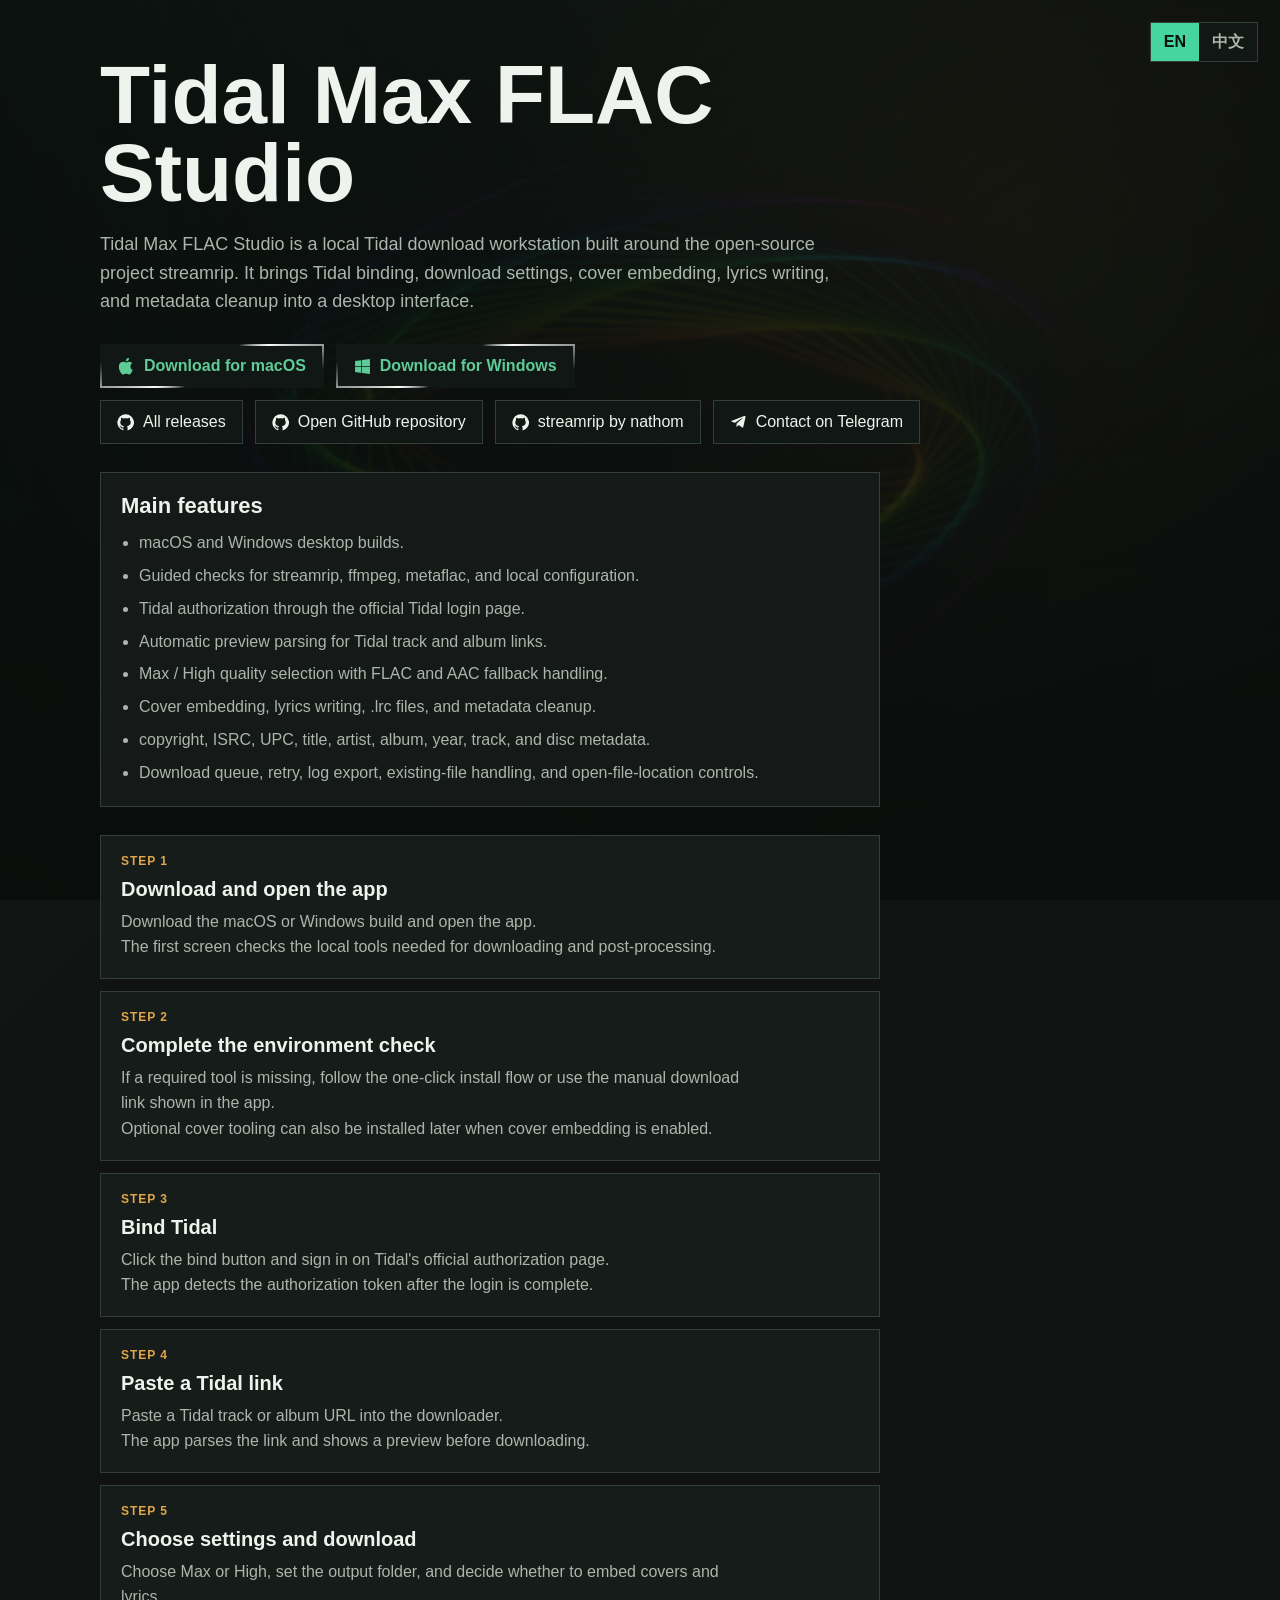
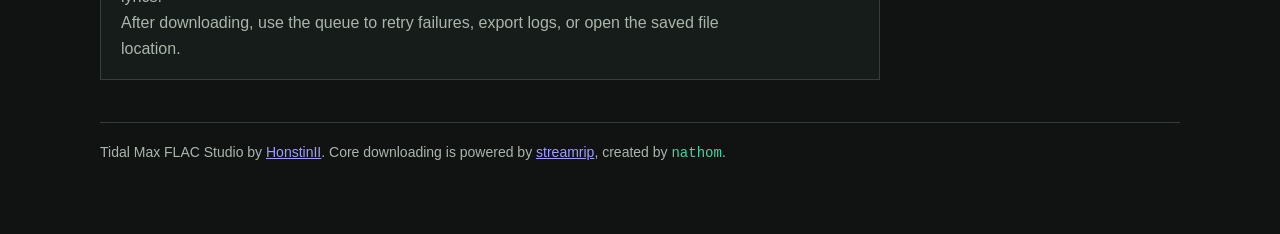
<file: docs/index.html>
<!doctype html>
<html lang="en">
  <head>
    <meta charset="utf-8" />
    <meta name="viewport" content="width=device-width, initial-scale=1" />
    <title>Tidal Max FLAC Studio</title>
    <style>
      :root {
        color-scheme: dark;
        --bg: #101312;
        --panel: #181e1b;
        --line: #334039;
        --text: #eef3ed;
        --muted: #aab6ac;
        --accent: #46d59f;
        --amber: #e1a64b;
      }

      * {
        box-sizing: border-box;
      }

      body {
        margin: 0;
        min-height: 100vh;
        background:
          linear-gradient(135deg, rgba(70, 213, 159, 0.08), transparent 36%),
          radial-gradient(circle at 80% 12%, rgba(225, 166, 75, 0.12), transparent 28%),
          var(--bg);
        color: var(--text);
        font-family: Avenir Next, Avenir, Helvetica Neue, sans-serif;
      }

      .prism-background {
        position: fixed;
        inset: 0;
        z-index: -2;
        width: 100%;
        height: 100%;
        opacity: 0.94;
        filter: brightness(1.45) saturate(1.15);
      }

      .background-scrim {
        position: fixed;
        inset: 0;
        z-index: -1;
        background:
          linear-gradient(90deg, rgba(9, 13, 11, 0.72), rgba(9, 13, 11, 0.34) 52%, rgba(9, 13, 11, 0.5)),
          linear-gradient(180deg, rgba(9, 13, 11, 0.2), rgba(9, 13, 11, 0.7));
        pointer-events: none;
      }

      main {
        width: min(1080px, calc(100vw - 32px));
        margin: 0 auto;
        padding: 56px 0;
        position: relative;
        z-index: 1;
      }

      .page-language {
        position: fixed;
        top: 22px;
        right: 22px;
        z-index: 10;
        display: inline-flex;
        border: 1px solid var(--line);
        background: #111714;
      }

      .page-language button {
        min-height: 38px;
        border: 0;
        background: transparent;
        color: var(--muted);
        padding: 0 13px;
        font: inherit;
        font-weight: 700;
        cursor: pointer;
      }

      .page-language button.active {
        background: var(--accent);
        color: #07110d;
      }

      h1 {
        max-width: 780px;
        margin: 0 0 18px;
        font-size: clamp(40px, 7vw, 82px);
        line-height: 0.95;
        letter-spacing: 0;
      }

      p {
        color: var(--muted);
        line-height: 1.6;
      }

      .lead {
        max-width: 760px;
        font-size: 18px;
      }

      .actions {
        display: flex;
        flex-wrap: wrap;
        gap: 12px;
        margin: 28px 0 0;
      }

      .secondary-actions {
        margin-top: 12px;
      }

      a.button {
        position: relative;
        overflow: hidden;
        display: inline-flex;
        align-items: center;
        gap: 9px;
        border: 1px solid var(--line);
        background: #111714;
        color: var(--text);
        min-height: 44px;
        padding: 11px 16px;
        text-decoration: none;
        transform: translateY(0);
        transition:
          transform 180ms ease,
          border-color 180ms ease,
          color 180ms ease,
          background 220ms ease,
          box-shadow 220ms ease;
      }

      a.button::before {
        content: "";
        position: absolute;
        inset: 0;
        z-index: -1;
        background: linear-gradient(180deg, rgba(70, 213, 159, 0.28), rgba(70, 213, 159, 0.04));
        opacity: 0;
        transform: translateY(-101%);
        transition:
          transform 420ms cubic-bezier(0.2, 0.78, 0.2, 1),
          opacity 220ms ease;
      }

      a.button:hover,
      a.button:focus-visible {
        transform: translateY(-2px);
        border-color: color-mix(in srgb, var(--accent) 70%, var(--line));
        box-shadow: 0 14px 34px rgba(0, 0, 0, 0.26);
      }

      a.button:hover::before,
      a.button:focus-visible::before {
        opacity: 1;
        transform: translateY(0);
      }

      .button svg {
        width: 17px;
        height: 17px;
        flex: 0 0 auto;
        fill: currentColor;
      }

      a.primary {
        border-color: color-mix(in srgb, white 30%, var(--line));
        background: #111714;
        color: #5fcb97;
        font-weight: 700;
      }

      a.secondary-download {
        border-color: color-mix(in srgb, white 30%, var(--line));
        background: #111714;
        color: #5fcb97;
        font-weight: 700;
      }

      a.star-border {
        border: 0;
        padding: 13px 18px;
        isolation: isolate;
      }

      a.star-border::after {
        content: "";
        position: absolute;
        inset: 0;
        z-index: -2;
        border-radius: inherit;
        padding: 2px;
        background:
          conic-gradient(
            from var(--star-angle),
            transparent 0deg,
            transparent 52deg,
            white 70deg,
            transparent 92deg,
            transparent 180deg,
            transparent 232deg,
            white 250deg,
            transparent 272deg,
            transparent 360deg
          );
        animation: star-border-spin 5s linear infinite;
        -webkit-mask:
          linear-gradient(#000 0 0) content-box,
          linear-gradient(#000 0 0);
        -webkit-mask-composite: xor;
        mask-composite: exclude;
      }

      a.star-border:hover::after,
      a.star-border:focus-visible::after {
        animation-duration: 3.2s;
      }

      @property --star-angle {
        syntax: "<angle>";
        inherits: false;
        initial-value: 0deg;
      }

      @keyframes star-border-spin {
        to {
          --star-angle: 360deg;
        }
      }

      code {
        color: var(--accent);
      }

      .credit {
        border-top: 1px solid var(--line);
        margin-top: 42px;
        padding-top: 18px;
        font-size: 14px;
      }

      .features {
        border: 1px solid var(--line);
        background: color-mix(in srgb, var(--panel) 88%, black);
        margin-top: 28px;
        max-width: 780px;
        padding: 20px;
      }

      .features h2 {
        margin: 0 0 12px;
        font-size: 22px;
      }

      .features ul {
        display: grid;
        gap: 8px;
        margin: 0;
        padding-left: 18px;
        color: var(--muted);
        line-height: 1.55;
      }

      .steps {
        display: grid;
        grid-template-columns: 1fr;
        gap: 12px;
        margin-top: 28px;
        max-width: 780px;
      }

      .step-card {
        border: 1px solid var(--line);
        background: color-mix(in srgb, var(--panel) 92%, black);
        padding: 18px 20px;
      }

      .step-label {
        color: var(--amber);
        font-size: 12px;
        font-weight: 700;
        letter-spacing: 0.08em;
        text-transform: uppercase;
      }

      .step-card h2 {
        margin: 10px 0 8px;
        font-size: 20px;
      }

      .step-card p {
        margin: 0;
        max-width: 620px;
      }

      @media (prefers-reduced-motion: reduce) {
        .prism-background {
          display: none;
        }
      }
    </style>
  </head>
  <body>
    <canvas id="prismBackground" class="prism-background" aria-hidden="true"></canvas>
    <div class="background-scrim" aria-hidden="true"></div>
    <div class="page-language" aria-label="Language">
      <button id="langEn" type="button" class="active">EN</button>
      <button id="langZh" type="button">中文</button>
    </div>
    <main>
      <h1>Tidal Max FLAC Studio</h1>
      <p class="lead" data-i18n="lead">
        Tidal Max FLAC Studio is a local Tidal download workstation built
        around the open-source project streamrip. It brings Tidal binding,
        download settings, cover embedding, lyrics writing, and metadata
        cleanup into a desktop interface.
      </p>
      <div class="actions">
        <a
          class="button primary star-border"
          href="https://github.com/HonstinII/tidal-max-flac-download/releases/download/v0.3.9/Tidal-Max-FLAC-Studio-macOS.zip"
        >
          <svg viewBox="0 0 24 24" aria-hidden="true">
            <path d="M17.53 12.09c-.03-3.03 2.48-4.49 2.59-4.56-1.41-2.06-3.61-2.34-4.39-2.37-1.87-.19-3.65 1.1-4.6 1.1-.95 0-2.41-1.07-3.96-1.04-2.04.03-3.92 1.18-4.97 3-2.12 3.68-.54 9.13 1.52 12.11 1.01 1.46 2.21 3.1 3.79 3.04 1.52-.06 2.09-.98 3.93-.98 1.83 0 2.35.98 3.96.95 1.63-.03 2.67-1.49 3.67-2.95 1.16-1.69 1.64-3.33 1.67-3.41-.04-.02-3.18-1.22-3.21-4.89ZM14.5 3.2c.84-1.02 1.41-2.44 1.25-3.85-1.21.05-2.67.81-3.54 1.83-.78.9-1.46 2.35-1.28 3.73 1.35.1 2.73-.69 3.57-1.71Z"/>
          </svg>
          <span data-i18n="downloadMac">Download for macOS</span>
        </a>
        <a
          class="button secondary-download star-border"
          href="https://github.com/HonstinII/tidal-max-flac-download/releases/download/v0.3.9/Tidal-Max-FLAC-Studio-Windows.zip"
        >
          <svg viewBox="0 0 24 24" aria-hidden="true">
            <path d="M1.5 4.35 10.3 3.1v8.45H1.5V4.35Zm9.8-1.39L22.5 1.35v10.2H11.3V2.96ZM1.5 12.55h8.8V21l-8.8-1.23v-7.22Zm9.8 0h11.2v10.1l-11.2-1.56v-8.54Z"/>
          </svg>
          <span data-i18n="downloadWindows">Download for Windows</span>
        </a>
      </div>
      <div class="actions secondary-actions">
        <a class="button" href="https://github.com/HonstinII/tidal-max-flac-download/releases">
          <svg viewBox="0 0 24 24" aria-hidden="true">
            <path d="M12 .5A11.5 11.5 0 0 0 8.36 22.9c.58.11.79-.25.79-.56v-2.02c-3.22.7-3.9-1.38-3.9-1.38-.53-1.34-1.29-1.7-1.29-1.7-1.05-.72.08-.71.08-.71 1.16.08 1.77 1.19 1.77 1.19 1.04 1.77 2.72 1.26 3.38.96.11-.75.41-1.26.74-1.55-2.57-.29-5.27-1.28-5.27-5.72 0-1.26.45-2.3 1.19-3.11-.12-.29-.52-1.47.11-3.06 0 0 .97-.31 3.17 1.19.92-.26 1.91-.38 2.89-.39.98.01 1.97.13 2.89.39 2.2-1.5 3.17-1.19 3.17-1.19.63 1.59.23 2.77.11 3.06.74.81 1.19 1.85 1.19 3.11 0 4.45-2.71 5.43-5.29 5.72.42.36.79 1.07.79 2.16v3.2c0 .31.21.68.8.56A11.5 11.5 0 0 0 12 .5Z"/>
          </svg>
          <span data-i18n="allReleases">All releases</span>
        </a>
        <a class="button" href="https://github.com/HonstinII/tidal-max-flac-download">
          <svg viewBox="0 0 24 24" aria-hidden="true">
            <path d="M12 .5A11.5 11.5 0 0 0 8.36 22.9c.58.11.79-.25.79-.56v-2.02c-3.22.7-3.9-1.38-3.9-1.38-.53-1.34-1.29-1.7-1.29-1.7-1.05-.72.08-.71.08-.71 1.16.08 1.77 1.19 1.77 1.19 1.04 1.77 2.72 1.26 3.38.96.11-.75.41-1.26.74-1.55-2.57-.29-5.27-1.28-5.27-5.72 0-1.26.45-2.3 1.19-3.11-.12-.29-.52-1.47.11-3.06 0 0 .97-.31 3.17 1.19.92-.26 1.91-.38 2.89-.39.98.01 1.97.13 2.89.39 2.2-1.5 3.17-1.19 3.17-1.19.63 1.59.23 2.77.11 3.06.74.81 1.19 1.85 1.19 3.11 0 4.45-2.71 5.43-5.29 5.72.42.36.79 1.07.79 2.16v3.2c0 .31.21.68.8.56A11.5 11.5 0 0 0 12 .5Z"/>
          </svg>
          <span data-i18n="openRepo">Open GitHub repository</span>
        </a>
        <a class="button" href="https://github.com/nathom/streamrip">
          <svg viewBox="0 0 24 24" aria-hidden="true">
            <path d="M12 .5A11.5 11.5 0 0 0 8.36 22.9c.58.11.79-.25.79-.56v-2.02c-3.22.7-3.9-1.38-3.9-1.38-.53-1.34-1.29-1.7-1.29-1.7-1.05-.72.08-.71.08-.71 1.16.08 1.77 1.19 1.77 1.19 1.04 1.77 2.72 1.26 3.38.96.11-.75.41-1.26.74-1.55-2.57-.29-5.27-1.28-5.27-5.72 0-1.26.45-2.3 1.19-3.11-.12-.29-.52-1.47.11-3.06 0 0 .97-.31 3.17 1.19.92-.26 1.91-.38 2.89-.39.98.01 1.97.13 2.89.39 2.2-1.5 3.17-1.19 3.17-1.19.63 1.59.23 2.77.11 3.06.74.81 1.19 1.85 1.19 3.11 0 4.45-2.71 5.43-5.29 5.72.42.36.79 1.07.79 2.16v3.2c0 .31.21.68.8.56A11.5 11.5 0 0 0 12 .5Z"/>
          </svg>
          <span>streamrip by nathom</span>
        </a>
        <a class="button" href="https://t.me/HonstinHui">
          <svg viewBox="0 0 24 24" aria-hidden="true">
            <path d="M21.94 4.32c.3-1.39-.97-1.93-1.95-1.55L2.7 9.44c-1.18.46-1.17 1.11-.2 1.41l4.43 1.38 10.27-6.48c.49-.3.93-.14.57.18l-8.32 7.51-.32 4.77c.47 0 .68-.22.94-.48l2.26-2.2 4.7 3.47c.87.48 1.49.23 1.7-.8l3.21-13.88Z"/>
          </svg>
          <span data-i18n="contactTelegram">Contact on Telegram</span>
        </a>
      </div>
      <section class="features" aria-label="Main features">
        <h2 data-i18n="mainFeatures">Main features</h2>
        <ul>
          <li data-i18n="featureDesktop">macOS and Windows desktop builds.</li>
          <li data-i18n="featureChecks">Guided checks for streamrip, ffmpeg, metaflac, and local configuration.</li>
          <li data-i18n="featureAuth">Tidal authorization through the official Tidal login page.</li>
          <li data-i18n="featurePreview">Automatic preview parsing for Tidal track and album links.</li>
          <li data-i18n="featureQuality">Max / High quality selection with FLAC and AAC fallback handling.</li>
          <li data-i18n="featureMetadata">Cover embedding, lyrics writing, .lrc files, and metadata cleanup.</li>
          <li data-i18n="featureTags">copyright, ISRC, UPC, title, artist, album, year, track, and disc metadata.</li>
          <li data-i18n="featureQueue">Download queue, retry, log export, existing-file handling, and open-file-location controls.</li>
        </ul>
      </section>
      <section class="steps" aria-label="How to use">
        <article class="step-card">
          <div class="step-label" data-i18n="step1Label">Step 1</div>
          <h2 data-i18n="step1Title">Download and open the app</h2>
          <p data-i18n="step1Copy">
            Download the macOS or Windows build and open the app.<br />
            The first screen checks the local tools needed for downloading and
            post-processing.
          </p>
        </article>
        <article class="step-card">
          <div class="step-label" data-i18n="step2Label">Step 2</div>
          <h2 data-i18n="step2Title">Complete the environment check</h2>
          <p data-i18n="step2Copy">
            If a required tool is missing, follow the one-click install flow or
            use the manual download link shown in the app.<br />
            Optional cover tooling can also be installed later when cover
            embedding is enabled.
          </p>
        </article>
        <article class="step-card">
          <div class="step-label" data-i18n="step3Label">Step 3</div>
          <h2 data-i18n="step3Title">Bind Tidal</h2>
          <p data-i18n="step3Copy">
            Click the bind button and sign in on Tidal's official authorization
            page.<br />
            The app detects the authorization token after the login is complete.
          </p>
        </article>
        <article class="step-card">
          <div class="step-label" data-i18n="step4Label">Step 4</div>
          <h2 data-i18n="step4Title">Paste a Tidal link</h2>
          <p data-i18n="step4Copy">
            Paste a Tidal track or album URL into the downloader.<br />
            The app parses the link and shows a preview before downloading.
          </p>
        </article>
        <article class="step-card">
          <div class="step-label" data-i18n="step5Label">Step 5</div>
          <h2 data-i18n="step5Title">Choose settings and download</h2>
          <p data-i18n="step5Copy">
            Choose Max or High, set the output folder, and decide whether to
            embed covers and lyrics.<br />
            After downloading, use the queue to retry failures, export logs, or
            open the saved file location.
          </p>
        </article>
      </section>
      <p class="credit">
        Tidal Max FLAC Studio by <a href="https://github.com/HonstinII">HonstinII</a>.
        Core downloading is powered by
        <a href="https://github.com/nathom/streamrip">streamrip</a>, created by
        <code>nathom</code>.
      </p>
    </main>
    <script>
      const pageCopy = {
        en: {
          lead: "Tidal Max FLAC Studio is a local Tidal download workstation built around the open-source project streamrip. It brings Tidal binding, download settings, cover embedding, lyrics writing, and metadata cleanup into a desktop interface.",
          downloadMac: "Download for macOS",
          downloadWindows: "Download for Windows",
          allReleases: "All releases",
          openRepo: "Open GitHub repository",
          contactTelegram: "Contact on Telegram",
          mainFeatures: "Main features",
          featureDesktop: "macOS and Windows desktop builds.",
          featureChecks: "Guided checks for streamrip, ffmpeg, metaflac, and local configuration.",
          featureAuth: "Tidal authorization through the official Tidal login page.",
          featurePreview: "Automatic preview parsing for Tidal track and album links.",
          featureQuality: "Max / High quality selection with FLAC and AAC fallback handling.",
          featureMetadata: "Cover embedding, lyrics writing, .lrc files, and metadata cleanup.",
          featureTags: "copyright, ISRC, UPC, title, artist, album, year, track, and disc metadata.",
          featureQueue: "Download queue, retry, log export, existing-file handling, and open-file-location controls.",
          step1Label: "Step 1",
          step1Title: "Download and open the app",
          step1Copy: "Download the macOS or Windows build and open the app.<br />The first screen checks the local tools needed for downloading and post-processing.",
          step2Label: "Step 2",
          step2Title: "Complete the environment check",
          step2Copy: "If a required tool is missing, follow the one-click install flow or use the manual download link shown in the app.<br />Optional cover tooling can also be installed later when cover embedding is enabled.",
          step3Label: "Step 3",
          step3Title: "Bind Tidal",
          step3Copy: "Click the bind button and sign in on Tidal's official authorization page.<br />The app detects the authorization token after the login is complete.",
          step4Label: "Step 4",
          step4Title: "Paste a Tidal link",
          step4Copy: "Paste a Tidal track or album URL into the downloader.<br />The app parses the link and shows a preview before downloading.",
          step5Label: "Step 5",
          step5Title: "Choose settings and download",
          step5Copy: "Choose Max or High, set the output folder, and decide whether to embed covers and lyrics.<br />After downloading, use the queue to retry failures, export logs, or open the saved file location.",
        },
        zh: {
          lead: "Tidal Max FLAC Studio 是一个本地运行的 Tidal 下载工作台，基于开源项目 streamrip 构建。它把 Tidal 绑定、下载设置、封面嵌入、歌词写入和 metadata 整理放进一个更直观的桌面界面。",
          downloadMac: "下载 macOS 版本",
          downloadWindows: "下载 Windows 版本",
          allReleases: "所有版本",
          openRepo: "打开 GitHub 仓库",
          contactTelegram: "Telegram 联系我",
          mainFeatures: "主要功能",
          featureDesktop: "提供 macOS 和 Windows 桌面应用。",
          featureChecks: "引导检查 streamrip、ffmpeg、metaflac 和本地配置。",
          featureAuth: "通过 Tidal 官方登录页面完成授权绑定。",
          featurePreview: "自动解析 Tidal 单曲和专辑链接，并显示预览。",
          featureQuality: "支持 Max / High 品质选择，并处理 FLAC 与 AAC 兜底。",
          featureMetadata: "支持封面嵌入、歌词写入、.lrc 文件和 metadata 整理。",
          featureTags: "写入 copyright、ISRC、UPC、标题、歌手、专辑、年份、曲号和碟号等 metadata。",
          featureQueue: "提供下载队列、失败重试、日志导出、已有文件处理和打开文件位置。",
          step1Label: "步骤 1",
          step1Title: "下载并打开应用",
          step1Copy: "下载 macOS 或 Windows 版本并打开应用。<br />首次进入会检查本地下载和后处理所需工具。",
          step2Label: "步骤 2",
          step2Title: "完成环境检查",
          step2Copy: "如果缺少必要工具，可以按应用里的提示进行一键安装，或使用手动下载入口。<br />封面工具也可以在启用封面嵌入时再安装。",
          step3Label: "步骤 3",
          step3Title: "绑定 Tidal",
          step3Copy: "点击绑定按钮，在 Tidal 官方授权页面登录。<br />授权完成后，应用会自动检测 token 并进入下载工作台。",
          step4Label: "步骤 4",
          step4Title: "粘贴 Tidal 链接",
          step4Copy: "把 Tidal 单曲或专辑链接粘贴到下载器里。<br />应用会在下载前自动解析并展示预览。",
          step5Label: "步骤 5",
          step5Title: "选择设置并下载",
          step5Copy: "选择 Max 或 High，设置输出目录，并决定是否嵌入封面和歌词。<br />下载完成后，可以在队列里重试失败项、导出日志或打开文件位置。",
        },
      };

      function setPageLanguage(language) {
        const active = pageCopy[language] ? language : "en";
        document.documentElement.lang = active === "zh" ? "zh-CN" : "en";
        document.querySelectorAll("[data-i18n]").forEach((node) => {
          node.innerHTML = pageCopy[active][node.dataset.i18n] || node.innerHTML;
        });
        document.querySelector("#langEn").classList.toggle("active", active === "en");
        document.querySelector("#langZh").classList.toggle("active", active === "zh");
        localStorage.setItem("pagesLanguage", active);
      }

      document.querySelector("#langEn").addEventListener("click", () => setPageLanguage("en"));
      document.querySelector("#langZh").addEventListener("click", () => setPageLanguage("zh"));
      setPageLanguage(localStorage.getItem("pagesLanguage") || "en");

      const prismConfig = {
        height: 3,
        baseWidth: 5.5,
        animationType: "rotate",
        glow: 1.55,
        noise: 0.5,
        transparent: true,
        scale: 3.5,
        hueShift: -0.0416,
        colorFrequency: 1,
        bloom: 1.18,
        timeScale: 0.2,
        maxFps: 30,
        resolutionScale: 0.58,
      };

      function createPrismBackground(canvas, config) {
        const context = canvas.getContext("2d", { alpha: true });
        if (!context || window.matchMedia("(prefers-reduced-motion: reduce)").matches) return;

        let width = 0;
        let height = 0;
        let pixelRatio = 1;
        let start = performance.now();
        let lastFrame = 0;
        const frameInterval = 1000 / config.maxFps;
        const mediaQuery = window.matchMedia("(prefers-reduced-motion: reduce)");
        let paused = false;

        function resize() {
          pixelRatio = Math.min(window.devicePixelRatio || 1, 1.5) * config.resolutionScale;
          width = window.innerWidth;
          height = window.innerHeight;
          canvas.width = Math.floor(width * pixelRatio);
          canvas.height = Math.floor(height * pixelRatio);
          canvas.style.width = `${width}px`;
          canvas.style.height = `${height}px`;
          context.setTransform(pixelRatio, 0, 0, pixelRatio, 0, 0);
        }

        function hueToRgb(t) {
          const hue = ((t + config.hueShift) % 1 + 1) % 1;
          const saturation = 0.55;
          const lightness = 0.5;
          const k = (n) => (n + hue * 12) % 12;
          const a = saturation * Math.min(lightness, 1 - lightness);
          const f = (n) => lightness - a * Math.max(-1, Math.min(k(n) - 3, Math.min(9 - k(n), 1)));
          return `rgb(${Math.round(f(0) * 255)}, ${Math.round(f(8) * 255)}, ${Math.round(f(4) * 255)})`;
        }

        function drawPrism(time) {
          if (paused) {
            window.requestAnimationFrame(drawPrism);
            return;
          }
          if (time - lastFrame < frameInterval) {
            window.requestAnimationFrame(drawPrism);
            return;
          }
          lastFrame = time;

          const elapsed = ((time - start) / 1000) * config.timeScale;

          context.clearRect(0, 0, width, height);
          context.globalCompositeOperation = "lighter";
          context.lineCap = "round";
          context.lineJoin = "round";

          const centerX = width * 0.514;
          const centerY = height * 0.468;
          const radius = Math.max(width, height) / config.scale;
          const points = 7;
          const layers = Math.round(config.height * 9);

          for (let layer = 0; layer < layers; layer += 1) {
            const depth = layer / layers;
            const angleBase = elapsed * 0.65 + depth * 2.6;
            const alpha = (0.018 + 0.025 * (1 - depth)) * config.glow;
            const lineWidth = config.baseWidth * (1 - depth * 0.62);
            const color = hueToRgb(depth * config.colorFrequency + elapsed * 0.08);

            context.beginPath();
            for (let point = 0; point <= points; point += 1) {
              const turn = (point / points) * Math.PI * 2;
              const wobble =
                Math.sin(turn * 3 + elapsed * 1.8 + layer * 0.13) * 0.08 * config.noise +
                Math.cos(turn * 5 - elapsed * 1.1 + layer * 0.07) * 0.05 * config.noise;
              const radiusOffset = radius * (0.42 + depth * 0.72 + wobble);
              const angle = turn + angleBase;
              const x = centerX + Math.cos(angle) * radiusOffset * (1.72 - depth * 0.62);
              const y = centerY + Math.sin(angle) * radiusOffset * (0.58 + depth * 0.16);
              if (point === 0) context.moveTo(x, y);
              else context.lineTo(x, y);
            }

            context.strokeStyle = color.replace("rgb", "rgba").replace(")", `, ${alpha})`);
            context.lineWidth = lineWidth;
            context.shadowColor = color;
            context.shadowBlur = 9 * config.bloom * (1 - depth * 0.3);
            context.stroke();
          }

          context.globalCompositeOperation = "source-over";
          window.requestAnimationFrame(drawPrism);
        }

        window.addEventListener("resize", resize);
        document.addEventListener("visibilitychange", () => {
          paused = document.hidden || mediaQuery.matches;
        });
        resize();
        window.requestAnimationFrame(drawPrism);
      }

      createPrismBackground(document.querySelector("#prismBackground"), prismConfig);
    </script>
  </body>
</html>
</file>
